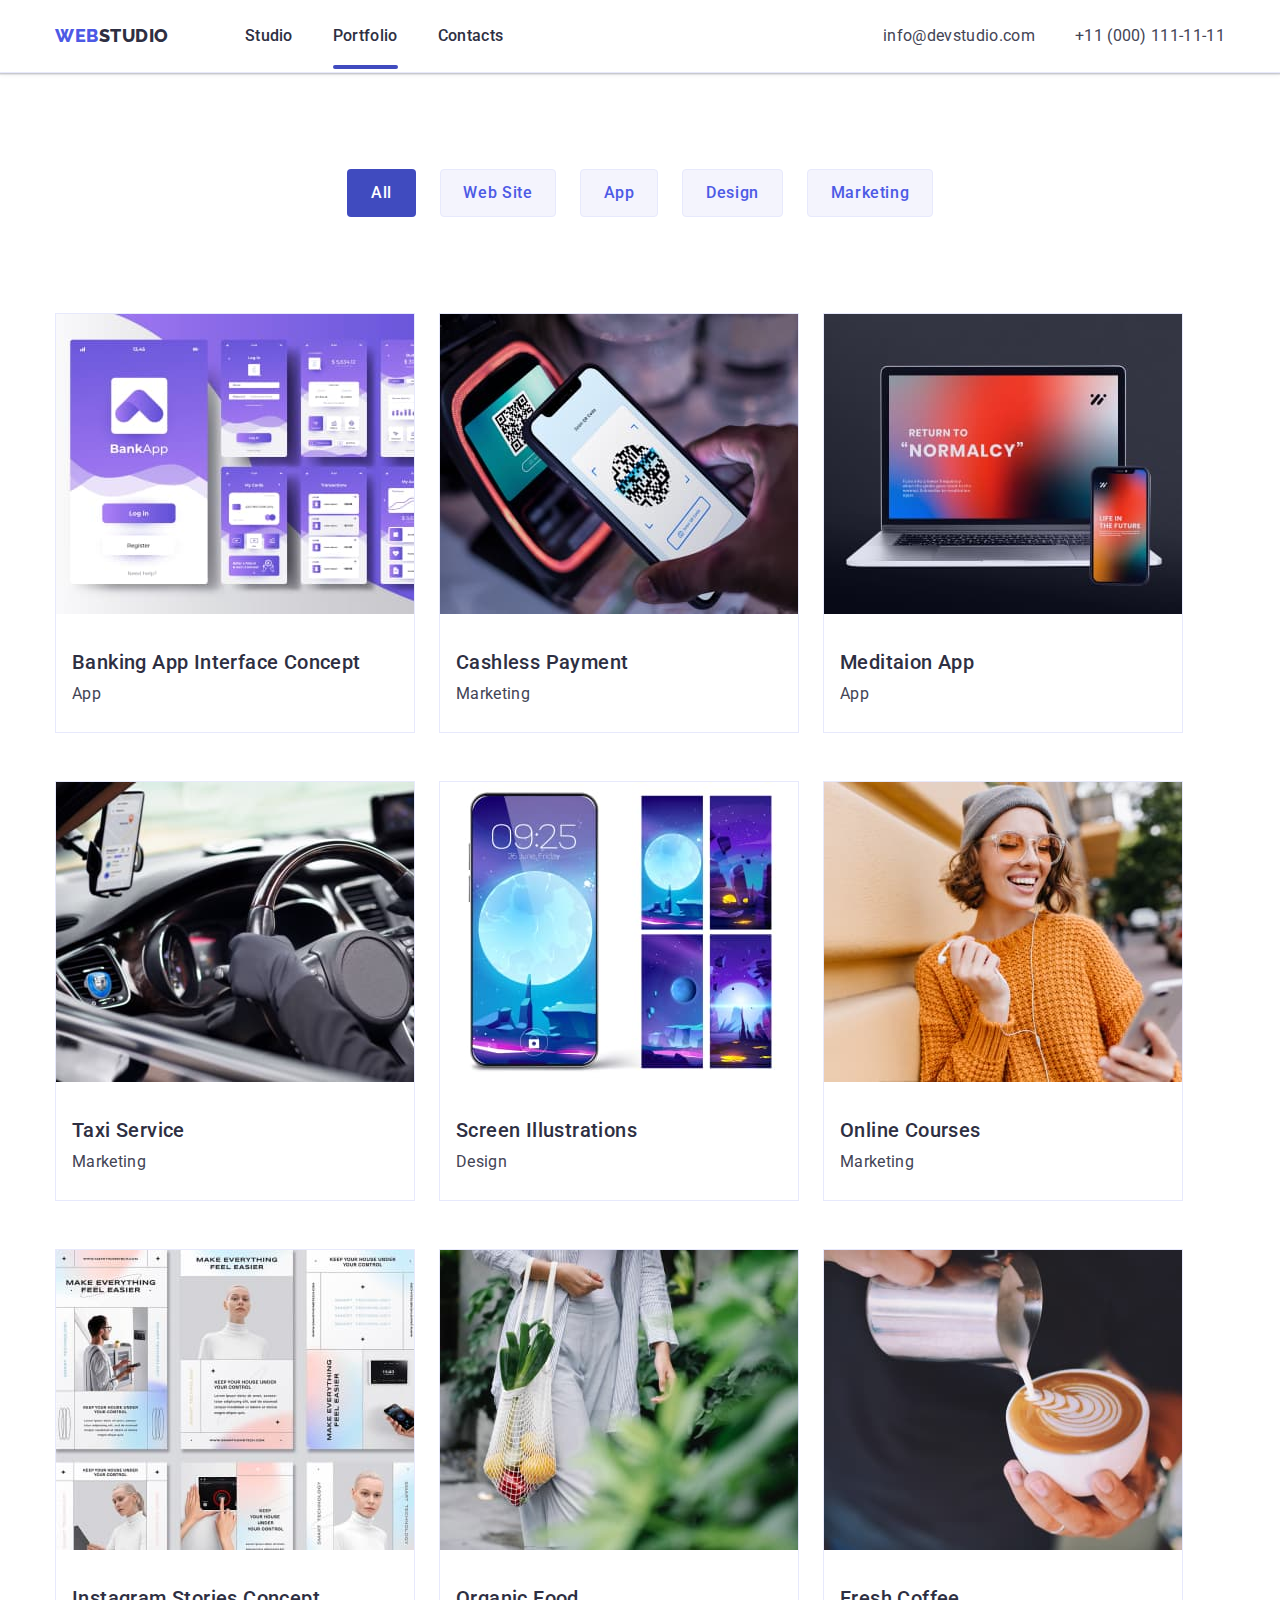
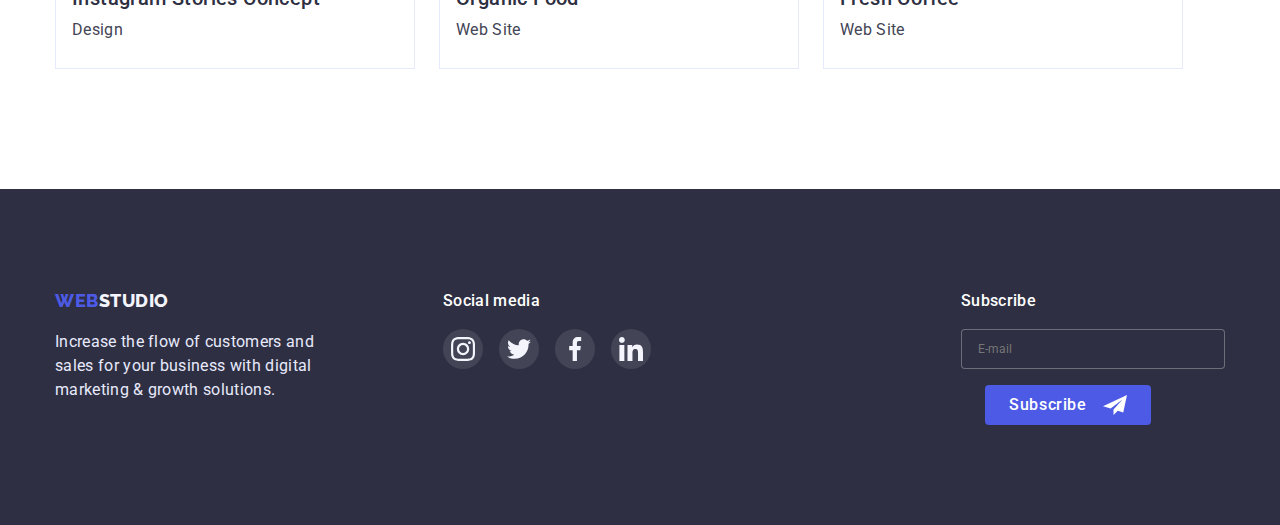
<file: portfolio.html>
<!DOCTYPE html>
<html lang="en">
<head>
    <meta charset="UTF-8">
    <meta http-equiv="X-UA-Compatible" content="IE=edge">
    <meta name="viewport" content="width=device-width, initial-scale=1.0">
    <title>Portfolio</title>
    <link rel="stylesheet" href="https://cdnjs.cloudflare.com/ajax/libs/modern-normalize/1.0.0/modern-normalize.min.css"/>
    <link rel="preconnect" href="https://fonts.googleapis.com">
<link rel="preconnect" href="https://fonts.gstatic.com" crossorigin>
<link href="https://fonts.googleapis.com/css2?family=Raleway:wght@800&family=Roboto:wght@400;500;700&display=swap" rel="stylesheet">
    <link rel="stylesheet" href="./css/style.css">

</head>
<body>
    <header class="header-portfolio">
        <div class="container">
            <div class="div-header">
            <div class="header-container">
                <div class="flex">
        <nav class="header-navigation">
         
        <a class="logo link link-hover" href="./index.html" target="_blank"><span class="web">Web</span><span class="studio">Studio</span></a></div> 
            <ul class="header-menu list">
                <li class="header-item item"><a class="header-link link link-hover" href="./index.html">Studio</a></li>
                <li class="header-item item"><a class="header-link link link-hover curent-portfolio" href="./portfolio.html">Portfolio</a></li>
                <li class="header-item item"><a class="header-link link link-hover" href="#">Contacts</a></li>
            </ul>
        </div>
            
            </nav>
            
                <ul class=" contact-div list">
                    <li class="contakt-item"><a class="contact link link-hover" href="mailto:info@devstudio.com">info@devstudio.com</a></li>
                    <li class="contakt-item"><a class="contact link link-hover" href="tel:+110001111111">+11 (000) 111-11-11</a></li>
                </ul>
            </div>
        </div>
            </div>
     </header>
     <main>
        <section class="section-portfolio">
            <div class="container">
                <div class="container-button-portfolio">
            <ul class="list list-portfolio-batton">
                <li class="item item-portfolio"><button class="button-section-peage" type="button">All</button></li> 
                <li class="item item-portfolio"><button class="button-section two-potrfolio" type="button">Web Site</button></li>
                <li class="item item-portfolio"><button class="button-section three" type="button">App</button></li>
                <li class="item item-portfolio"><button class="button-section thfo" type="button">Design</button></li>
                <li class="item item-portfolio"><button class="button-section fife" type="button">Marketing</button></li>
            </ul>
                </div>
            
            <ul class="list list-portfolio">
                <li class="item item-portfolio-two">
                    <a class="link link-card" href="#">
                        <div class="div-card-div">
                    <img class="img-blue" src="./images/kartu.jpg" alt="kartu" height="300" width="360">
                    <div class="div-card">
                        <p class="p-card">
                            14 Stylish and User-Friendly App Design Concepts · Task Manager App 
                            · Calorie Tracker App · Exotic Fruit Ecommerce App · Cloud Storage App
                        </p>
                    </div>
                        </div>
                
                    <h2 class="description-section">Banking App Interface Concept</h2>
                    <p class="section-tex">App</p>
                        
                </a>
                </li>

                <li class="item item-portfolio-two">
                    <a class="link link-card" href="#">
                        <div class="div-card-div">
                            <img src="./images/qrkod.jpg" alt="qrkod" height="300" width="360">
                    <div class="div-card">
                        <p class="p-card">
                            14 Stylish and User-Friendly App Design Concepts · Task Manager App 
                            · Calorie Tracker App · Exotic Fruit Ecommerce App · Cloud Storage App
                        </p>
                    </div>
                    </div>
                    <h2 class="description-section">Cashless Payment</h2>
                    <p class="section-tex">Marketing</p>
                </a>
                </li>
                    
                <li class="item item-portfolio-two">
                    <a class="link link-card" href="#">
                        <div class="div-card-div">
                            <img src="./images/macboock.jpg" alt="macboock" height="300" width="360">
                    <div class="div-card">
                        <p class="p-card">
                            14 Stylish and User-Friendly App Design Concepts · Task Manager App 
                            · Calorie Tracker App · Exotic Fruit Ecommerce App · Cloud Storage App
                        </p>
                    </div>
                    </div>
                    <h2 class="description-section">Meditaion App</h2>
                    <p class="section-tex">App</p>
                </a>
                </li>

                <li class="item item-portfolio-two">
                    <a class="link link-card" href="#">
                        <div class="div-card-div">
                            <img src="./images/autoryl.jpg" alt="autoryl" height="300" width="360">
                    <div class="div-card">
                        <p class="p-card">
                            14 Stylish and User-Friendly App Design Concepts · Task Manager App 
                            · Calorie Tracker App · Exotic Fruit Ecommerce App · Cloud Storage App
                        </p>
                    </div>
                    </div>
                    <h2 class="description-section">Taxi Service</h2>
                    <p class="section-tex">Marketing</p>
                </a>
                </li>

                <li class="item item-portfolio-two">
                    <a class="link link-card"href="#">
                        <div class="div-card-div">
                            <img src="./images/ekran.jpg" alt="ekran" height="300" width="360">
                    <div class="div-card">
                        <p class="p-card">
                            14 Stylish and User-Friendly App Design Concepts · Task Manager App 
                            · Calorie Tracker App · Exotic Fruit Ecommerce App · Cloud Storage App
                        </p>
                    </div>
                    </div>
                    <h2 class="description-section">Screen Illustrations</h2>
                    <p class="section-tex">Design</p>
                </a>
                </li>

                <li class="item item-portfolio-two">
                    <a class="link link-card"href="#">
                        <div class="div-card-div">
                            <img src="./images/woomen.jpg" alt="woomen" height="300" width="360">
                    <div class="div-card">
                        <p class="p-card">
                            14 Stylish and User-Friendly App Design Concepts · Task Manager App 
                            · Calorie Tracker App · Exotic Fruit Ecommerce App · Cloud Storage App
                        </p>
                    </div>
                    </div>
                    <h2 class="description-section">Online Courses</h2>
                    <p class="section-tex">Marketing</p>
                </a>
                </li>

                <li class="item item-portfolio-two">
                    <a class="link link-card"href="#">
                        <div class="div-card-div">
                            <img src="./images/maket.jpg" alt="maket" height="300" width="360">
                    <div class="div-card">
                        <p class="p-card">
                            14 Stylish and User-Friendly App Design Concepts · Task Manager App 
                            · Calorie Tracker App · Exotic Fruit Ecommerce App · Cloud Storage App
                        </p>
                    </div>
                    </div>
                    <h2 class="description-section">Instagram Stories Concept</h2>
                    <p class="section-tex">Design</p>
                </a>
                </li>

                <li class="item item-portfolio-two">
                    <a class="link link-card" href="#">
                        <div class="div-card-div">
                            <img src="./images/vegetables.jpg" alt="vegetables" height="300" width="360">
                    <div class="div-card">
                        <p class="p-card">
                            14 Stylish and User-Friendly App Design Concepts · Task Manager App 
                            · Calorie Tracker App · Exotic Fruit Ecommerce App · Cloud Storage App
                        </p>
                    </div>
                    </div>
                    <h2 class="description-section">Organic Food</h2>
                    <p class="section-tex">Web Site</p>
                </a>
                </li>

                <li class="item item-portfolio-two">
                    <a class="link link-card" href="#">
                        <div class="div-card-div">
                            <img src="./images/cofee.jpg" alt="cofee" height="300" width="360">
                    <div class="div-card">
                        <p class="p-card">
                            14 Stylish and User-Friendly App Design Concepts · Task Manager App 
                            · Calorie Tracker App · Exotic Fruit Ecommerce App · Cloud Storage App
                        </p>
                    </div>
                    </div>
                    <h2 class="description-section">Fresh Coffee</h2>
                    <p class="section-tex">Web Site</p>
                </a>
                </li>

            </ul>
        </div>
        </section>
     </main>
     <footer class="footer-one">
        <div class="container">
        <div class="container-footer-index ">
        <div><a class="footer-logo link" href="./index.html"><span class="web">Web</span><span class="footer-studio">Studio</span></a>
            <p class="footer-text">Increase the flow of customers and sales
                for your business with digital marketing & growth solutions.</p>
                </div>
        
          <div class="footer-div-two"><p class="socialmedia">Social media</p>
        <ul class="footer-icon">
        <li class="footer-li"><a class="footer-a" href="#"><svg class="footer-svg"><use href="./images/symbol-defs.svg#icon-instagram-2-2-1"></use></svg></a></li>
        <li class="footer-li"><a class="footer-a" href="#"><svg class="footer-svg"><use href="./images/symbol-defs.svg#icon-twitter-1-1"></use></svg></a></li>
        <li class="footer-li"><a class="footer-a" href="#"><svg class="footer-svg"><use href="./images/symbol-defs.svg#icon-facebook-1-1"></use></svg></a></li>
        <li class="footer-li"><a class="footer-a" href="#"><svg class="footer-svg"><use href="./images/symbol-defs.svg#icon-linkedin-1-1"></use></svg></a></li>
    </ul>
          </div>
        
          <div class="footer-div-form" >
            <p class="footer-h-form">Subscribe</p>
            <form class="footer-form">
              <input class="footer-form-input"  type="email" name="email" id="send" placeholder="E-mail">
              <button class="footer-form-button">
                  Subscribe
                  <svg class="footer-form-svg" width="24" height="24">
                      <use href="./images/symbol-defs.svg#ion-Frame-c3-1"></use>
                  </svg>
              </button>
            </form>
        </div>
     
          </div>
    </footer>
</body>
</html>
</file>
<file: css/style.css>
* {
    box-sizing: border-box;
}
.link{
    text-decoration: none;
}

.curent-portfolio::after{
    content: '';
    display: block;
    position: absolute;
    width: 100%;
    height: 4px;
    border-radius: 2px;
    background-color: #404BBF;
    bottom: 0; 
    left: 0;
    opacity: 1;
}

.curent::after{
    content: '';
    display: block;
    position: absolute;
    width: 100%;
    height: 4px;
    border-radius: 2px;
    background-color: #404BBF;
    bottom: 0; 
    left: 0;
    opacity: 1;
}

   .link-hover{
    transition: 250ms cubic-bezier(0.4, 0, 0.2, 1);
   }
.link-hover:active, .link-hover:active span, .link-hover:focus, .link-hover:focus span, .link-hover:hover, .link-hover:hover span {
    color: #404BBF;
}

li{
    list-style-type: none;
}
body{
    font-family: 'Roboto';

}

ul {
    margin: 0;
    padding-left: 0;
}
p,h1,h2,h3{
    margin: 0;
}

.header{
    padding-bottom: 24px;
    padding-top: 24px;
}
.header-portfolio{
    box-shadow: 0px 2px 1px rgba(46, 47, 66, 0.08), 0px 1px 1px rgba(46, 47, 66, 0.16), 0px 1px 6px rgba(46, 47, 66, 0.08);
    border-bottom: 1px solid #E7E9FC;
    padding-bottom: 24px;
    padding-top: 24px;
}
.header-menu {
    display: flex;
    
    margin-left: 76px;
    gap: 40px;
}
.header-container {
    display: flex;
    
}
.web{
 
    font-family: 'Raleway';
    font-weight: 800;
    font-size: 18px;
    line-height: 1.33;
    letter-spacing: 0.03em;
    text-transform: uppercase;
    color: #4D5AE5;

}
.logo {
    
    
}

.container {
    
    max-width: 428px;
    margin-right: auto;
    margin-left: auto;
    padding-left: 15px;
    padding-right: 15px;
}
.studio{
 
    font-family: 'Raleway';
    font-weight: 800;
    font-size: 18px;
    line-height: 1.33;
    letter-spacing: 0.03em;
    text-transform: uppercase;
    color: #2E2F42;

}
.header-navigation  {
    display: flex;
} 

.div-header{
    display: flex;
    justify-content: space-between;
}
.flex {
    display: flex;
}
.contact-div {
    display: flex;
    
    
    gap: 40px;

}

.header-link {
    /* display: block; */
    position: relative;
    padding-top: 24px;
    font-weight: 500;
    font-size: 16px;
    line-height: 1.5;
    letter-spacing: 0.02em;
    color: #2E2F42;
    padding-bottom: 24px;

}

.contact{
    font-weight: 400;
    font-size: 16px;
    line-height: 1.5;
    letter-spacing: 0.02em;
    color: #434455;
    

}
.section-one{

    width: 428px;
height: 432px;
    margin-left: auto;
    margin-right: auto;
    background-size: cover;
    background-repeat: no-repeat;
    background-position: center;
    background-image: linear-gradient(rgba(46, 47, 66, 0.7),rgba(46, 47, 66, 0.7)),url(../images/Dark-bg\ \(2\)\ \(1\).jpg);
    text-align: center;
    padding-top: 112px;
    padding-bottom: 112px;

}
@media (min-device-pixel-ratio: 2), (-webkit-min-device-pixel-ratio: 2), (min-resolution: 192dpi), (min-resolution: 2dppx){
.section-one {
    background-image: linear-gradient( to right, rgba(46, 47, 66, 0.7), rgba(46, 47, 66, 0.7) ),url(../images/x2Mob\ \(1\).jpg);
    background-size: cover;
}
}

.container-section-one{
    position: absolute;
    padding-left: 473px;
    padding-right: 473px;

    padding-top:  188px;
    margin-bottom: 48px;
}
.hero-title-one{
    align-items: center;
    
    letter-spacing: 0.02em;
    color: #FFFFFF;
    font-weight: 700;
font-size: 36px;
line-height: 1,1em;
}



.container-button {
    
    
   
    
}
.peage-button{
    font-weight: 500;
    font-size: 16px;
    line-height: 1.5;
    letter-spacing: 0.04em;
    color: #FFFFFF;
    width: 169px;
    height: 56px;
    align-items: center;
    margin-top: 72px;
    
    background: #4D5AE5;
    box-shadow: 0px 4px 4px rgba(0, 0, 0, 0.15);
    border-radius: 4px;
    border: none;
    cursor: pointer;


}

.peage-button:hover{
    background: #404BBF;
box-shadow: 0px 4px 4px rgba(0, 0, 0, 0.15);
border-radius: 4px;
cursor: pointer;
}

.modal-div.is-hidden .modal-index{
    transform: translate (-50% -50%) scale(0);
}

.is-hidden{
    opacity: 0;
    visibility: hidden;
    pointer-events: none;
}

.modal-div{
    
    position: fixed;
    width: 100%;
    height: 100%;
    top: 0;
    left: 0;
    box-shadow: 0px 1px 1px rgba(0, 0, 0, 0.14), 0px 1px 3px rgba(0, 0, 0, 0.12), 0px 2px 1px rgba(0, 0, 0, 0.2);
    background: rgba(46, 47, 66, 0.4);
    transition: 250ms cubic-bezier(0.4, 0, 0.2, 1);

}

 .modal-index{
    position: absolute;
   
    top: 50%;
    left: 50%;
    transform: translate(-50%, -50%) scale(1);
    transition: transform 250ms cubic-bezier(0.4, 0, 0.2, 1);
    width: 408px;
    min-height: 576px;
    background-color: #FCFCFC;
    border-radius: 4px;
    /* padding: 24px; */
    box-shadow: 0px 1px 1px rgba(0, 0, 0, 0.14), 0px 1px 3px rgba(0, 0, 0, 0.12), 0px 2px 1px rgba(0, 0, 0, 0.2);
 }
.modal-form {
    padding-top: 72px;
    padding-right: 24px;
    padding-left: 24px;
    padding-bottom: 24px;
}

 .modal-button-close{
    position: absolute;
    top: 24px;
    right: 24px;

    display: flex;
    align-items: center;
    justify-content: center;
    border-radius: 50%;
    background-color: #E7E9FC;
    border: 1px solid rgba(0, 0, 0, 0.1);
    
    
    width: 24px;
    height: 24px;
    cursor: pointer;

    
    
 }

 .modal-button-close:hover, .modal-button-close:focus, .modal-button-close:active{
    background-color: #404BBF;
    border: 1px solid rgba(0, 0, 0, 0.1);
 }

.modal-button-close:hover> .svg-color, .modal-button-close:focus> .svg-color  {
    fill: #FFFFFF;

}



 .madal-use{
    width: 8px;
    height: 8px;
 }

.indexclasssvg{
    background: #F4F4FD;
    width: 264px;
    height: 112px;
    border-radius: 10px;
    margin-bottom: 4px;
    display: flex;
    justify-content: center;
    align-items: center;
}



.icon-one{
    width: 64px;
    height: 64px;
    
}
.container-section-two{
    display: block;



}
.section-two-li {
    margin-left: auto;
    margin-right: auto;
    width: 396px;
height: 96px;    
margin-bottom: 72px;
}
.section-two-li:nth-child(4){
    margin-bottom: 0;
}


.hero-section {
    padding-top: 96px;
    padding-bottom: 96px;
}
.section-three{
    padding-bottom: 120px;
}
.hero-title-peage{
    font-weight: 700;
    font-size: 40px;
    line-height: 1.1em;
    letter-spacing: 0.02em;
    color: #2E2F42;
    margin-bottom: 8px;
    /* align-items: center;
    justify-content: center; */
    text-align: center;
}
.hero-text-peage{
    font-weight: 500;
    font-size: 16px;
    line-height: 1.5;
    letter-spacing: 0.02em;
    color: #434455;
}
.description-one{
    text-align: center;
    font-size: 36px;
    line-height: 1.1;
    letter-spacing: 0.02em;
    color: #2E2F42;
    margin-bottom: 72px;
    height: 40px;
}
.img-card {
    display: flex;
    
}
.hero-title{
    font-weight: 700;
    font-size: 36px;
    line-height: 1.1;
    letter-spacing: 0.02em;
    color: #2E2F42;
}
.hero-text{
    font-weight: 500;
    font-size: 16px;
    line-height: 1.5;
    letter-spacing: 0.02em;
    color: #434455;
}
.img-li {
    margin-right: 24px;
    box-sizing: border-box;

    border: 1px solid #E7E9FC;
    background: linear-gradient(0deg, rgba(77, 90, 229, 0.1), rgba(77, 90, 229, 0.1)), url(photo-1545235617-7a424c1a60cc.jpg);
}
.img-li:nth-child(3) {
    margin-right: 0;
}
.section-two{
    background: #F4F4FD;
        padding-top: 96px;
    padding-bottom: 96px;
}
.description{
    text-align: center;
    font-size: 36px;
    line-height: 1.1;
    letter-spacing: 0.02em;
    color: #2E2F42;
    margin-bottom: 72px;
    height: 40px;
}

.img-card-two{
    flex-wrap: wrap;
    margin: 0;
    padding-left: 0;
    

}

.img-li-two{
    margin-bottom: 72px;
    margin-left: auto;
    margin-right: auto;
    width: 264px;
    height: 428px;
    box-shadow: 0px 1px 6px rgba(46, 47, 66, 0.08), 0px 1px 1px rgba(46, 47, 66, 0.16), 0px 2px 1px rgba(46, 47, 66, 0.08);
    border-radius: 0px 0px 4px 4px;
    background: #FFFFFF;
}

.img-li-two:nth-child(4){
    margin-bottom: 0;
}

.two{
    text-align: center;
    padding-top: 32px;
    

}

.hero-text-two{
    text-align: center;
    margin-bottom: 8px;
}

.icon-ul{
    display: flex;
    padding: 0px;
    gap: 24px;
    width: 232px;
    height: 40px;
    margin-left: auto;
    margin-right: auto;
}

.icon-a{
    display: flex; 
    justify-content: center;
    align-items: center;
    width: 40px;
    height: 40px;
    border-radius: 50px;
    background-color: #4D5AE5;
}

.icon-a:hover, .icon-a:focus{
    background: #404BBF;
    transition: 250ms cubic-bezier(0.4, 0, 0.2, 1);

}



.iut {
   width:16px ; 
   height: 16px;
}
  /* 0987654321 */

.section-icon{
    padding-top: 96px;
    padding-bottom: 96px;
    width: 100%;

}
.description-icon{
    text-align: center;
    font-size: 36px;
    font-weight: 700;
    line-height: 1.1;
    letter-spacing: 0.02em;
    color: #2E2F42;
    height: 40px;
    
    margin-bottom: 72px;
    
}

.container-section-fife{
    display: flex;
    flex-wrap: wrap;
    gap:16px;
    
 }

.section-fife-li{
    margin-bottom: 72px;
}
.section-fife-li:nth-child(5){
    margin-bottom:0;
}
.section-fife-li:nth-child(6){
    margin-bottom:0;
}


.svg-ul-icon{
    display: flex;
    height: 100%;
    
}



.icon-a-background{
    display: flex;
    padding: 16px 40px;
    width: 190px;
    height: 88px;
    border: 1px solid #8E8F99;
    border-radius: 4px;
    justify-content: center;
    align-items: center;
    color: #8E8F99;
}

.icon-a-background:hover, .icon-a-background:focus {
    border: 1px solid #404BBF;
    color:  #404BBF;
    outline: none;
    transition: 250ms cubic-bezier(0.4, 0, 0.2, 1);

}

/* С андреем */

/* .section-icon{
    padding-top: 130px;
    padding-bottom: 120px;

}
.description-icon{
    text-align: center;
    font-size: 36px;
    line-height: 1.1;
    letter-spacing: 0.02em;
    color: #2E2F42;
    height: 40px;
    
    margin-bottom: 72px;
    
}

.container-section-fife{
    display: flex;
    
 }

.section-fife-li{
    margin-right:24px;
}

.section-fife-li:nth-child(6){
    margin-right:0;
}

.svg-ul-icon{
    display: flex;
    height: 100%;
}



.icon-a-background{
    display: flex;
    padding: 16px 32px;
    width: 168px;
    height: 88px;
    border: 1px solid #8E8F99;
    border-radius: 4px;
    justify-content: center;
    align-items: center;
    color: #8E8F99;
}

.icon-a-background:hover, .icon-a-background:focus {
    border: 1px solid #404BBF;
    color:  #404BBF;
    outline: none;
    transition: 250ms cubic-bezier(0.4, 0, 0.2, 1);

} */

.footer-one{
    background: #2E2F42;
    padding-bottom: 96px;
    padding-top: 96px;
}



.footer-text{
    font-weight: 400;
    font-size: 16px;
    line-height: 1.5;
    letter-spacing: 0.02em;
    color: #E7E9FC;
    
    margin-top: 16px;
   
    width: 268px;
    display: block;
    margin-left: auto;
    margin-right: auto;
    
}

.footer-logo 
{display: block;
    text-align: center;

}
.footer-studio{
    font-family: 'Raleway';
    font-weight: 800;
    font-size: 18px;
    line-height: 1.16;
    letter-spacing: 0.03em;
    text-transform: uppercase;
    color: #F4F4FD;
}

.footer-div-two{
    display: block;
    justify-content: center;
}

.footer-icon{ 
    gap: 16px;
    display: flex;
    margin-top: 16px;
    justify-content: center;


}
.footer-li{
    width: 40px;
    height: 40px;
}

.footer-a{
    display: flex;
    justify-content: center;
    align-items: center;
    background: rgba(255, 255, 255, 0.1);
    border-radius: 50%;
    width: 100%;
    height: 100%;

}

.footer-a:hover, .footer-a:focus {
    background: #31D0AA;
    outline: none;
    transition: 250ms cubic-bezier(0.4, 0, 0.2, 1);

}


.footer-svg{
    width: 24px;
    height: 24px;
}
    
.container-footer-index{
    
}

/* Footer-Form */

.footer-div-form{
    margin-left: auto;
}

.footer-form{
    align-items: center;
}
.footer-h-form{
    font-weight: 500;
    font-size: 16px;
    line-height: 24px;
    letter-spacing: 0.02em;
    color: #FFFFFF;
    margin-bottom: 16px;
    margin-top: 72px;
    display: block;
    text-align: center;
}

.footer-form-input{
    
    border: 1px solid rgba(255, 255, 255, 0.3);
    background: #2E2F42;
    border-radius: 4px;
    width: 100%;
    height: 40px;
    color: rgba(255, 255, 255, 0.6);
    font-weight: 400;
    font-size: 12px;
    line-height: 24px;
    padding-left:16px;
    padding-right: 16px;
    margin-bottom: 16px;
    
}

.footer-form-button{
    border: none;
    background-color: #4D5AE5;
border-radius: 4px;
font-weight: 500;
font-size: 16px;
line-height: 24px;
display: flex;
align-items: center;
text-align: center;
letter-spacing: 0.04em;
color: #FFFFFF;
padding-bottom: 8px;
padding-top: 8px;
padding-left: 24px;
padding-right: 24px;
gap: 16px;
min-width: 165px;
height: 40px;
margin-left: auto;
margin-right: auto;

}
.footer-form-button:hover {
    background-color: #404BBF;
    box-shadow: 0px 4px 4px rgba(0, 0, 0, 0.15);
    border-radius: 4px;
cursor: pointer;
transition: 2500ms cubic-bezier(0.4, 0, 0.2, 1);

}
.footer-form-svg{
    width:24px;
    height:24px;
}

.button-section-peage{
    font-weight: 500;
    font-size: 16px;
    line-height: 1.5;
    letter-spacing: 0.04em;
    color: #FFFFFF;
    background: #404BBF;
    /* box-shadow: 0px 3px 1px rgba(0, 0, 0, 0.1), 0px 2px 1px rgba(0, 0, 0, 0.08), 0px 2px 2px rgba(0, 0, 0, 0.12); */
    border-radius: 4px;
    width: 69px;
    height: 48px;
    padding: 12px 24px;
    border:none;
    cursor: pointer;

}

.button-section-peage:hover, .button-srction-peage:focus, .button-srction-peage:active {
    transition: 250ms cubic-bezier(0.4, 0, 0.2, 1);
    background: #404BBF;
    box-shadow: 0px 3px 1px rgba(0, 0, 0, 0.1), 0px 2px 1px rgba(0, 0, 0, 0.08), 0px 2px 2px rgba(0, 0, 0, 0.12);
    border-radius: 4px;
    border: none;

}

.two-potrfolio{
    width: 116px;
}
.three{
    width: 78px;
}
.thfo{
    width: 101px;
}
.fife{
    width: 126px;
}
.button-section{
    font-weight: 500;
    font-size: 16px;
    line-height: 1.5;
    letter-spacing: 0.04em;
    color: #4D5AE5;
    border: 1px solid #E7E9FC;
    border-radius: 4px;
    background: #F4F4FD;
    height: 48px;
    cursor: pointer;
    transition: 250ms cubic-bezier(0.4, 0, 0.2, 1);


}
.button-section:hover, .button-section:focus{
    
    background: #404BBF;
    box-shadow: 0px 3px 1px rgba(0, 0, 0, 0.1), 0px 2px 1px rgba(0, 0, 0, 0.08), 0px 2px 2px rgba(0, 0, 0, 0.12);
    border-radius: 4px;
    color: #FFFFFF;
    outline: none;
    cursor: pointer;
}

.div-card-div{
    position: relative;
    overflow: hidden;
}

.div-card{
    padding: 40px 32px;
    position: absolute;
    background: #4D5AE5;
    opacity: 0;
    width: 100%;
    height: 100%;
    top: 0;
    left: 0;
    transform:translateY(100%);
    transition: tranform 2500ms cubic-bezier(0.4, 0, 0.2, 1), opacity 250ms cubic-bezier(0.4, 0, 0.2, 1);
    
}

.link-card:hover .div-card,.link-card:focus .div-card{
    transform: translateY(0);
    opacity: 1;
    transition: 250ms cubic-bezier(0.4, 0, 0.2, 1);
}


.link-card:hover .p-card,.link-card:focus .p-card{
    opacity: 1;
    transition: 250ms cubic-bezier(0.4, 0, 0.2, 1);
}

.p-card{
    height: 100%;
    font-family: 'Roboto';
    font-style: normal;
    font-weight: 400;
    font-size: 16px;
    line-height: 1.5;
    letter-spacing: 0.02em;
    color: #F4F4FD;
    opacity: 0;

}

.description-section{
    font-weight: 500;
    font-size: 20px;
    line-height: 1.2;
    letter-spacing: 0.02em;
    color: #2E2F42;
    margin-top: 32px;
     margin-left: 16px;
}

.section-tex{
    font-weight: 400;
    font-size: 16px;
    line-height: 1.5;
    letter-spacing: 0.02em;
    color: #434455;
    margin-top: 8px;
    margin-left: 16px;
}
.container-button-portfolio{
    display: flex;
}

.list-portfolio{
    display: flex;
    padding-top: 96px;
    flex-wrap: wrap;

}

.list-portfolio-batton {
    display: flex;
    
    padding-top: 96px;
    flex-wrap: wrap;
   margin-left: auto;
   margin-right: auto;
}

.item-portfolio{
    margin-right: 24px;
}


.img-blue:hover{
    background: #4D5AE5;
}

.item-portfolio:nth-child(5){
    margin-right: 0;
}

.item-portfolio-two{
    width: 360px;
    height: 420px;
    background: #FFFFFF;
    box-sizing: border-box;
    border: 1px solid #E7E9FC;
    margin-right: 24px;
    margin-bottom: 48px;
}
.item-portfolio-two{

}


.item-portfolio-two:hover{
    box-shadow: 0px 1px 6px rgba(46, 47, 66, 0.08), 0px 1px 1px rgba(46, 47, 66, 0.16), 0px 2px 1px rgba(46, 47, 66, 0.08);
    
}

.item-portfolio-two:nth-child(3) {
    margin-right: 0;
}
.item-portfolio-two:nth-child(6) {
    margin-right: 0;
}
.item-portfolio-two:nth-child(9) {
    margin-right: 0;
    margin-bottom: 0;
}
.item-portfolio-two:nth-child(7) {
    
    margin-bottom: 0;
}
.item-portfolio-two:nth-child(8) {
    
    margin-bottom: 0;
}

.section-portfolio {
    padding-bottom: 120px;
}
.socialmedia{
    font-weight: 500;
    font-size: 16px;
    line-height: 1.5;
    letter-spacing: 0.02em;
    color: #FFFFFF;

    margin-top: 72px;
    text-align: center;
    display: block;
    
    
    
    
}


.modal-h{
    font-weight: 500;
    font-size: 16px;
    line-height: 24px;
    text-align: center;
    letter-spacing: 0.02em;
    color: #2E2F42;
    margin-bottom: 16px;
    
}
/* Form */


.modal-div-form{
    margin-bottom: -8px;
    display: flex;
    flex-direction: column;
}

.modal-label{
font-weight: 400;
font-size: 12px;
line-height: 14px;
letter-spacing: 0.04em;
color: #8E8F99;
margin-right: auto;
margin-bottom: 4px;

}


.modal-input{
    border: 1px solid rgba(33, 33, 33, 0.2);
    border-radius: 4px;
    position: relative;
    height: 40px;
    padding-left: 38px;
    padding-right: 38px;
    outline: none;
    

}

.modal-input:focus {
    border-color: 10px solid #4D5AE5;
    border-radius: 4px;
   
}

.modal-input:focus + .modal-svg{
    fill: #4D5AE5;
}


.modal-svg{
    
        fill: #2E2F42;
        position: relative;
        bottom: 28px;
        width: 18px;
        height: 18px;
        left: 16px;

    }

 
    textarea{
        padding: 8px  16px;
        border: 1px solid rgba(33, 33, 33, 0.2);
        border-radius: 4px;
        resize: none;
        height: 120px;
    }

    .div-modal-button{
        display: flex;
      justify-content: center;
      
      
    }

    .modal-button{
        color: #FFFFFF;
        background: #4D5AE5;
        box-shadow: 0px 4px 4px rgba(0, 0, 0, 0.15);
        border-radius: 4px;
        align-items: center;
        text-align: center;
        letter-spacing: 0.04em;
        font-weight: 500;
        font-size: 16px;
        line-height: 24px;
        min-width: 170px;
        padding: 16px 32px;
        border: none;
}

.modal-button:hover{
    background: #404BBF;
    box-shadow: 0px 4px 4px rgba(0, 0, 0, 0.15);
}

.checkbox-span{
    content: "";
    display: inline;
    width: 16px;
    height: 16px;
    border-radius: 2px;
    border: 1.25px solid #2E2F42;
    transition: 250ms cubic-bezier(0.4, 0, 0.2, 1);

}

.checkbox:checked + .checkbox-span{
    background-image: url(../images/Property\ 1=click\ \(1\).svg);
    background-size: contain;
    border: none;
position: relative;
}

.checkbox-span-two{
    width: 16px;
    height: 16px;
}

.div-checkbox{
    display: flex;
    align-items: center;
    justify-content: center;
    position: relative;
    height: 16px;
    
    margin-bottom:24px;
    margin-top: 16px;

}

.checkbox{
    /* left: 0px;
    width: 16px;
    height: 16px;
    border: 1.25px solid #2E2F42;
    border-radius: 2px; */
    /* margin-top: 16px; */
    position: absolute;
    width: 1px;
    height: 1px;
    margin: -1px;
    padding: 0;
    overflow: hidden;
    border: 0;
    clip: rect(0 0 0 0);


}

.modal-p{
    /* margin-top: 16px; */
    font-weight: 400;
    font-size: 12px;
    line-height: 14px;
    letter-spacing: 0.04em;
    color: #757575;
    /* right: auto;
    left: auto; */
}






/* =======================================media===================================== */
/* =======================================media===================================== */
/* =======================================media===================================== */
/* =======================================media===================================== */



@media screen and (max-width: 768px){
    .header-menu{
        display: none;
    }
    .contact-div{
        display: none;
    } 
   
}
    







@media screen and (min-width :768px) {
.container {
        max-width: 768px;
    }
.mobile-menu-open{
    display: none;
}
.header-menu {
    margin-left: 120px;
}
.contact-div {
    display: inline-block;
}


.contact {
    line-height: 1.1;
}




    .hero-title-one{
font-weight: 700;
font-size: 56px;
line-height:1.07em;
    }
    .peage-button{
        margin-top: 36px;
    }
    .section-one{
        width: 768px;
height: 436px;
background-image: linear-gradient(rgba(46, 47, 66, 0.7),rgba(46, 47, 66, 0.7)),url(../images/Dark-bg\ \(3\)\ \(1\).jpg);

    }
    @media (min-device-pixel-ratio: 2), (-webkit-min-device-pixel-ratio: 2), (min-resolution: 192dpi), (min-resolution: 2dppx){
        .section-one {
            background-image: linear-gradient( to right, rgba(46, 47, 66, 0.7), rgba(46, 47, 66, 0.7) ),url(../images/x2Plan\ \(1\).jpg);
            background-size: cover;
        }
        }
    .hero-title-peage{
        font-weight: 700;
font-size: 36px;
line-height: 1.1em;
letter-spacing: 0.02em;
color: #2E2F42;
margin-bottom: 8px;
    }
    .hero-text-peage{
        font-weight: 500;
font-size: 16px;
line-height: 1.5em;
letter-spacing: 0.02em;
color: #434455;
    }
    .img-card-two{
        display: flex;
        flex-wrap: wrap;
       justify-content: center;
    }
    .img-li-two{
        margin-bottom: 64px;
        margin-right: 24px;
        margin-left: 0px;
    }
    
    .img-li-two:nth-child(3){
        margin-bottom: 0;
    }
    .img-li-two:nth-child(4){
        margin-right: 0px;
        margin-bottom: 0px;
    }
    .hero-title{
        margin-top: 32px;
        padding-top: 0;
        margin-bottom:0;
    font-style: normal;
    font-weight: 500;
    font-size: 20px;
    line-height: 1,2em;
    }
    .hero-text{
        width: 144px;
height: 24px;
        margin-left: auto;
        margin-right: auto;
        margin-top: 8px;
        margin-bottom: 8px;
        font-weight: 400;
    font-size: 16px;
    line-height: 1.5em;
   
    }
    .div-cintainer{
        /* justify-content: center;
        text-align: center;
        align-items: center;
        display: block; */
        margin-left: auto;
        margin-right: auto;
    }
   .container-section-fife {
    justify-content: center;
    gap: 0px;
   }
   .section-fife-li{
    margin-right: 24px;

   }
   .section-fife-li:nth-child(3){
    margin-right: 0px;

   }
   .section-fife-li:nth-child(4){
    margin-bottom: 0px;

   }

   .section-fife-li:nth-child(5){
    margin-bottom: 0px;

   }

   .section-fife-li:nth-child(6){
    margin-right: 0px;
    margin-bottom: 0px;

   }
   .icon-a-background {
    width: 168px;
   }
   .planshet-tablet{
    display: flex;
   }
   .socialmedia{
    margin-top: 0;
   }
   .footer-div-two{
    margin-left: 24px;

   }
   .footer-logo{
    text-align: left;
   }
   .socialmedia{
    text-align: left;
   }
   .footer-h-form{
    text-align: left;
   }

   .footer-form-input{
    width: 264px;
    height: 40px;
   }

   .footer-qwerty{
    display: flex;
    /* margin-left: 24px; */
    
   }
   .footer-form-button{
    margin-left: 24px;
    margin-right: 0px;
   }
   .container-section-two{
    display: flex;
    flex-wrap: wrap;
   }
 
   .section-two-li{
    width: 356px;
    height: 120px;
    margin-left: 0%;
    margin-right: 0%;
    margin-right: 24px;
    }
    .section-two-li:nth-child(2){
        margin-right: 0px;
    }
    .section-two-li:nth-child(3){
        margin-bottom: 0px;
    }
    .section-two-li:nth-child(4){
        margin-right: 0px;
    }
  
   
   .footer-one>.container {
    max-width: 555px;
   }
}









@media screen and (min-width :1200px) {
.container {
    max-width: 1200px;
}
.mobile-menu-open{
    display: none;
}
.contakt-adaptive{
    margin-left: auto;
}
.header-menu {
    margin-left: 76px;
}
.contact-div {
    display: flex;
}
.contact {
    line-height: 1.5;
}
.section-fife-li {
    margin-right: 0;
}




.peage-button{
    margin-top: 48px;
}
.section-one{
    padding-bottom: 188px;
    padding-top: 188px;

}
@media (min-device-pixel-ratio: 2), (-webkit-min-device-pixel-ratio: 2), (min-resolution: 192dpi), (min-resolution: 2dppx){
    .section-one {
        background-image: linear-gradient( to right, rgba(46, 47, 66, 0.7), rgba(46, 47, 66, 0.7) ),url(../images/x2Dextot\ \(1\).jpg);
        background-size: cover;
    }
    }
.section-one{
    width: 1440px;
height: 600px;
background-image: linear-gradient(rgba(46, 47, 66, 0.7),rgba(46, 47, 66, 0.7)),url(../images/home\ \(1\).jpg);

}
.hero-title-peage{
    font-weight: 500;
font-size: 20px;
line-height: 1.2em;
margin-bottom: 8px;
letter-spacing: 0.02em;
color: #2E2F42;
}
.hero-text-peage{
    font-weight: 400;
    font-size: 16px;
    line-height: 1.5;
    letter-spacing: 0.02em;
    color: #434455;
}
.section-two-li{
    width: 264px;
    height: 224px;
    margin-right: 24px;
    margin-bottom: 0px;


}
.section-two-li:nth-child(2){
    margin-right: 24px;
}
.section-two-li:nth-child(4){
    margin-right: 0px;
}
.hero-section{
    padding-bottom: 120px;
    padding-top: 120px;
}
.container-section-two{
    flex-wrap: nowrap;
    display: flex;
}
.container-section-fife{
    display: flex;
    justify-content: space-between;
 }

 .section-fife-li{
    margin-bottom: 0px;
    width: 168px;
    height: 88px;
 }
 
 .icon-a-background{
    width: 168px;
 }
.footer-one{
    

    padding-top: 100px;
    padding-bottom: 100px;
}
.footer-one>.container {
    max-width: 1200px;
   }
.footer-text{
    margin-top: 17px;
}
.footer-div-two{
    margin-left: 120px;
}
.footer-div-form{
    margin-left: auto;

}
.container-footer-index{   
     display: flex;
}
.footer-h-form{
    margin-top: auto;
}
}

@media screen and (max-width: 1200px){
    .indexclasssvg{
        display: none;
    }
    .section-three {
        display: none;
    }
}

















@media screen and (min-width:768px) and (max-width:1200px) {
    .img-li-two:nth-child(2){
        margin-right: 0px;
    } 
}

/* ===============================================mobail mtni==================================
 */
 /* .mobile-menu {
    position: fixed;
    background: #FFFFFF;
    width: 100%;
    height: 100%;
    top: 0;
    left: 0;
    z-index: 1000;
    opacity: 0;
    visibility: hidden;
    pointer-events: none;
}
.mobile-menu-container {
    position: relative;
    padding: 40px;
    height: 100%;
    display: flex;
    justify-content: space-between;
    flex-direction: column;
}
.mobile-menu-close-btn {
    display: flex;
    align-items: center;
    justify-content: center;
    position: absolute;
    border-radius: 50%;
    border: 1px solid rgba(46, 47, 66, 0.1);
    top: 24px;
    right: 24px;
    background-color: var(--button-primary-color);
    cursor: pointer;
    width: 24px;
    height: 24px;
    transition: border var(--main-transition), background-color var(--main-transition), fill var(--main-transition);
} */

/* .mobile-menu-open {
    background: transparent;
    border: none;
    padding: 0;
 } */
 .mobile-menu-container {
    position: relative;
   padding: 40px;
    height: 100%;
    display: flex;
    justify-content: space-between;
    flex-direction: column;
 }
 .mobile-menu {
    position: fixed;
    background: #FFFFFF;
    width: 100%;
    height: 100%;
    top: 0;
    left: 0;
    z-index: 1000;
    opacity: 0;
    visibility: hidden;
    pointer-events: none;
 }
 .mobile-menu.is-open {
    opacity: 1;
    visibility: visible;
    pointer-events: auto;
 }
  .mobile-menu-close-btn {
    position: absolute;
    top: 40px;
    right: 15px;
    background: transparent;
    border: none;
    padding: 0;
  }       

.mobile-menu-close-btn {
     display: flex;
    align-items: center;
    justify-content: center;
    position: absolute;
    border-radius: 50%;
    border: 1px solid rgba(46, 47, 66, 0.1);
    top: 24px;
    right: 24px;
   
    cursor: pointer;
    width: 24px;
    height: 24px;
  }
  .mobaile-nav-item {
font-weight: 700;
    font-size: 36px;
    line-height: 1.111;
    letter-spacing: 0.02em;
    margin-top: 40px;
    color: #2E2F42;
  }
  .mobaile-nav-item:nth-child(1){
    margin-top: 40px;
  }
  .mobaile-nav-item:nth-child(1){
    /* padding-top: 80px; */
  }
  .mobile-link {
font-weight: 700;
    font-size: 36px;
    line-height: 1.111;
    letter-spacing: 0.02em;
    margin-top: 40px;
    color: #2E2F42;
  }
 .mobaile-contact-item-tel {
    font-weight: 600;
    font-size: 36px;
    line-height: 1.111;
    text-transform: capitalize;
    color: #4D5AE5;
    margin-top: 284px;
    margin-bottom: 40px;


  }
  .mobaile-contact-item-mail {
   font-weight: 500;
    font-size: 20px;
    line-height: 1.2;
    letter-spacing: 0.02em;
    margin-top: 40px;
    margin-bottom: 48px;
  }
  .social-list {
     margin-top: 48px;
    justify-content: space-between;
    display: flex;
    gap: 24px;
  }
</file>
